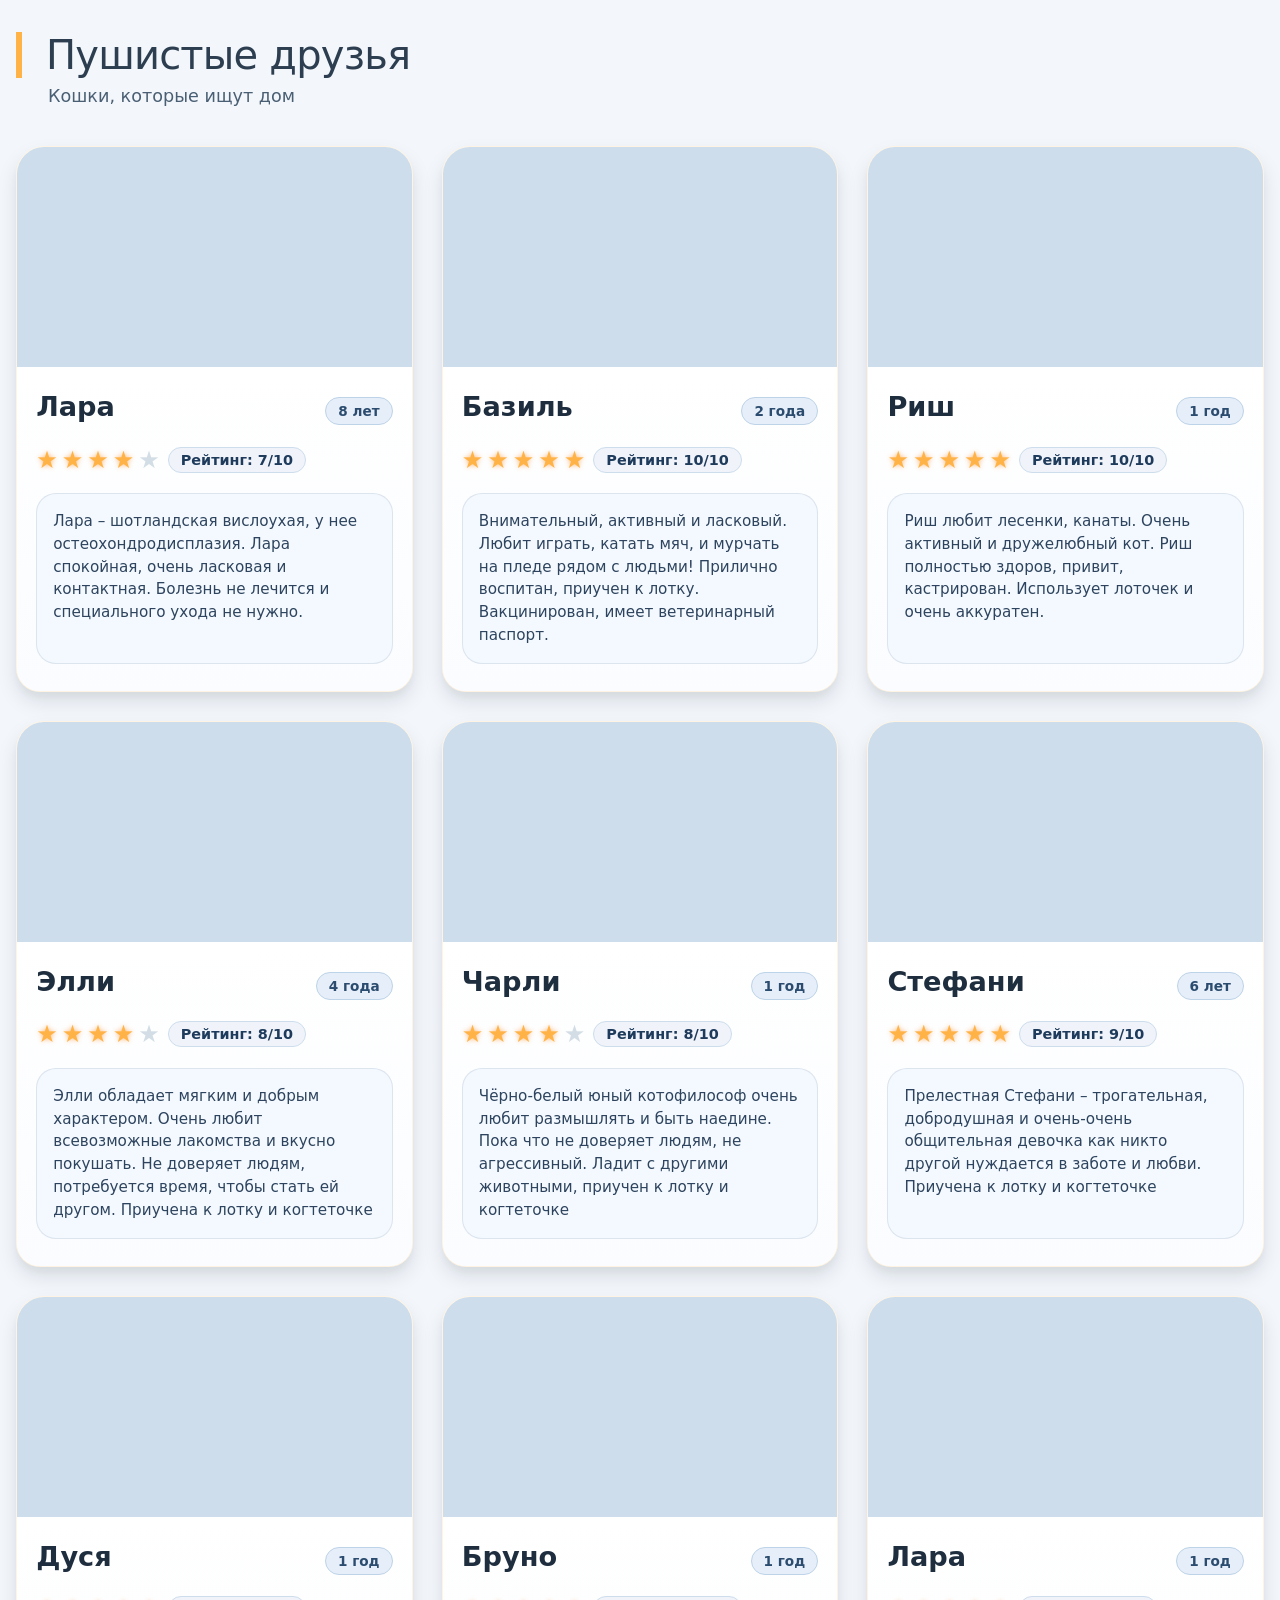
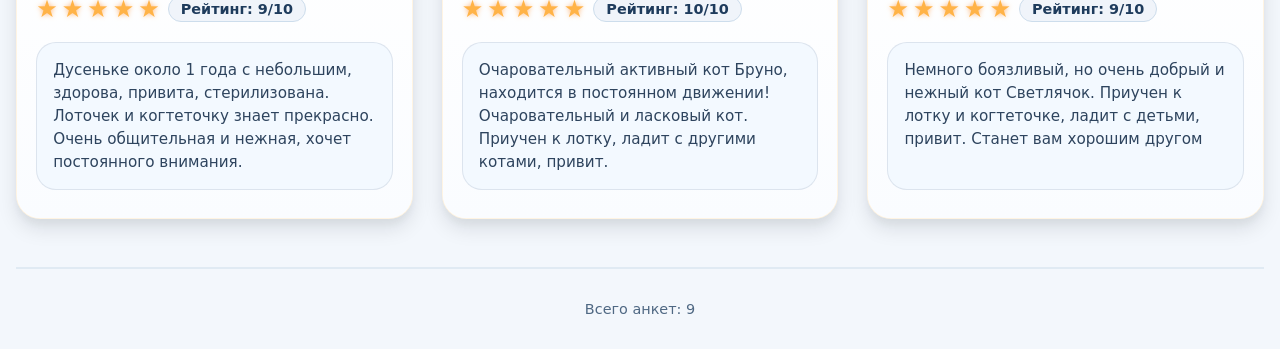
<file: index.html>
<!DOCTYPE html>
<html lang="ru">
<head>
    <meta charset="UTF-8">
    <meta name="viewport" content="width=device-width, initial-scale=1.0">
    <title>Котики | Карточки животных</title>
    <link rel="stylesheet" href="style.css">
</head>
<body>
    <div class="container">
        <h1>Пушистые друзья</h1>
        <div class="subhead">Кошки, которые ищут дом</div>

        <div class="cat-grid" id="catGrid"></div>
        <div class="footer-note">
             Всего анкет: <span id="catCount"></span> 
        </div>
    </div>

    <script src="js.js"></script>
</body>
</html>
</file>
<file: style.css>
* {
    box-sizing: border-box;
    margin: 0;
    padding: 0;
}

body {
    font-family: 'Segoe UI', Roboto, system-ui, -apple-system, sans-serif;
    background: #f3f7fc;
    color: #1e2b3a;
    padding: 2rem 1rem;
}

.container {
    max-width: 1400px;
    margin: 0 auto;
}

h1 {
    font-size: 2.5rem;
    font-weight: 500;
    letter-spacing: -0.02em;
    margin-bottom: 0.5rem;
    color: #2c3e50;
    border-left: 6px solid #ffb347;
    padding-left: 1.5rem;
}

.subhead {
    font-size: 1.1rem;
    color: #4a5f73;
    margin-bottom: 2.5rem;
    margin-top: 0.5rem;
    padding-left: 2rem;
}

.cat-grid {
    display: grid;
    grid-template-columns: repeat(auto-fill, minmax(300px, 1fr));
    gap: 1.8rem;
    align-items: stretch;
}

.cat-card {
    background: white;
    border-radius: 28px 28px 24px 24px;
    overflow: hidden;
    box-shadow: 0 10px 20px rgba(0, 20, 30, 0.1), 0 6px 6px rgba(0, 0, 0, 0.03);
    transition: transform 0.2s ease, box-shadow 0.3s ease;
    display: flex;
    flex-direction: column;
    border: 1px solid rgba(255, 180, 70, 0.15);
}

.cat-card:hover {
    transform: translateY(-6px);
    box-shadow: 0 20px 30px rgba(0, 0, 0, 0.1), 0 8px 12px rgba(0, 0, 0, 0.05);
}

.card-img {
    position: relative;
    height: 220px;
    background-color: #e2e9f0;
    background-size: cover;
    background-position: center;
    background-repeat: no-repeat;
    transition: transform 0.4s ease;
}

.cat-card:hover .card-img {
    transform: scale(1.02);
}

.card-content {
    padding: 1.5rem 1.2rem 1.5rem;
    flex: 1;
    display: flex;
    flex-direction: column;
    background: linear-gradient(180deg, #ffffff 0%, #fafcff 100%);
}

.cat-header {
    display: flex;
    justify-content: space-between;
    align-items: baseline;
    margin-bottom: 0.6rem;
    flex-wrap: wrap;
    gap: 6px;
}

.cat-name {
    font-size: 1.7rem;
    font-weight: 600;
    line-height: 1.2;
    color: #1f2e3f;
}

.cat-age {
    background: #e6eef9;
    padding: 5px 12px;
    border-radius: 40px;
    font-size: 0.85rem;
    font-weight: 600;
    color: #2b4c6e;
    white-space: nowrap;
    border: 1px solid #bdd3e8;
}

.rate-row {
    display: flex;
    align-items: center;
    gap: 8px;
    margin: 12px 0 14px;
}

.stars {
    display: flex;
    gap: 4px;
}

.star {
    font-size: 1.5rem;
    line-height: 1;
    color: #d3dde5;
}

.star.filled {
    color: #ffb347;
    text-shadow: 0 0 5px #ffb97b;
}

.rate-value {
    background: #f0f4fa;
    padding: 4px 12px;
    border-radius: 30px;
    font-weight: 700;
    font-size: 0.9rem;
    color: #1e3b5c;
    border: 1px solid #cdddec;
}

.description {
    font-size: 0.95rem;
    line-height: 1.5;
    color: #2e445e;
    background: #f3f9ff;
    padding: 1rem 1rem;
    border-radius: 20px;
    margin-top: 0.4rem;
    margin-bottom: 0.2rem;
    border: 1px solid rgba(165, 180, 200, 0.3);
    flex: 1;
}

.footer-note {
    margin-top: 3rem;
    text-align: center;
    color: #4f6883;
    font-size: 0.9rem;
    border-top: 2px solid #e0eaf3;
    padding-top: 2rem;
}

.card-img {
    background-color: #cdddec;
}
</file>
